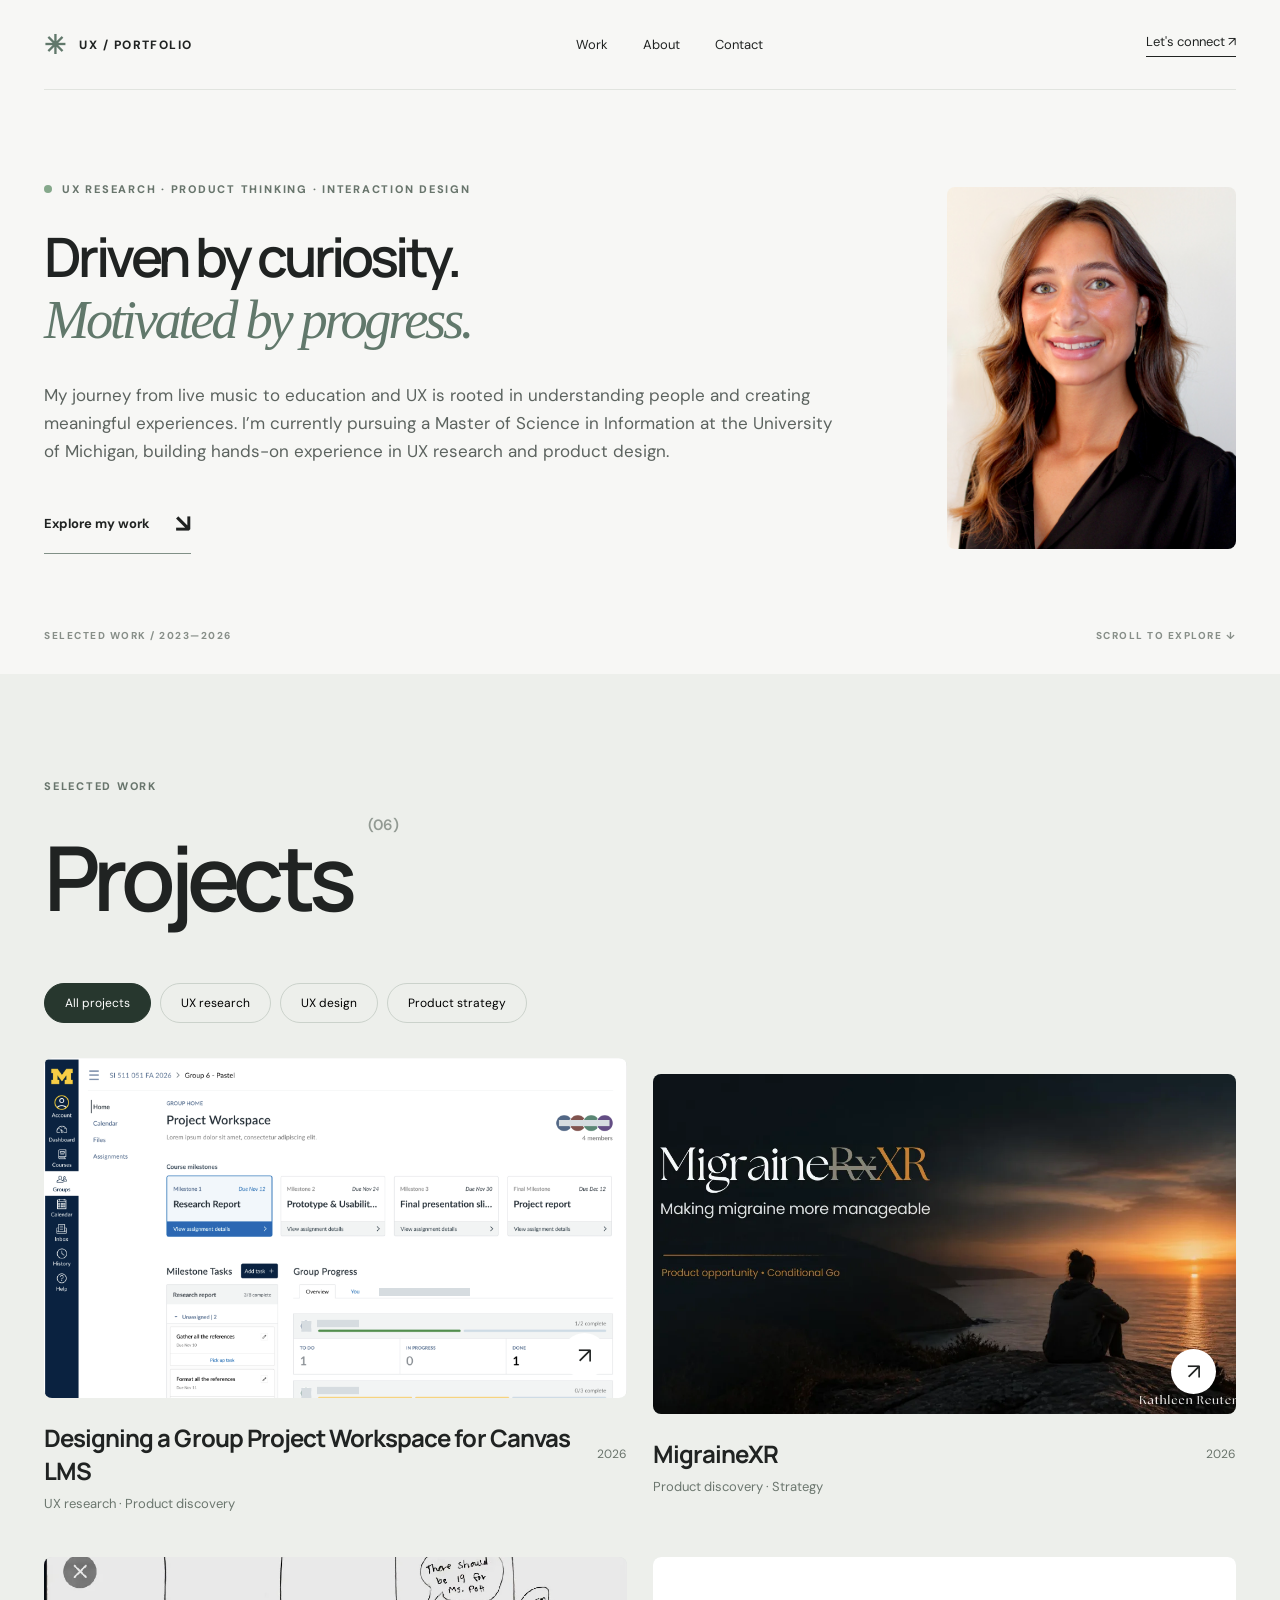
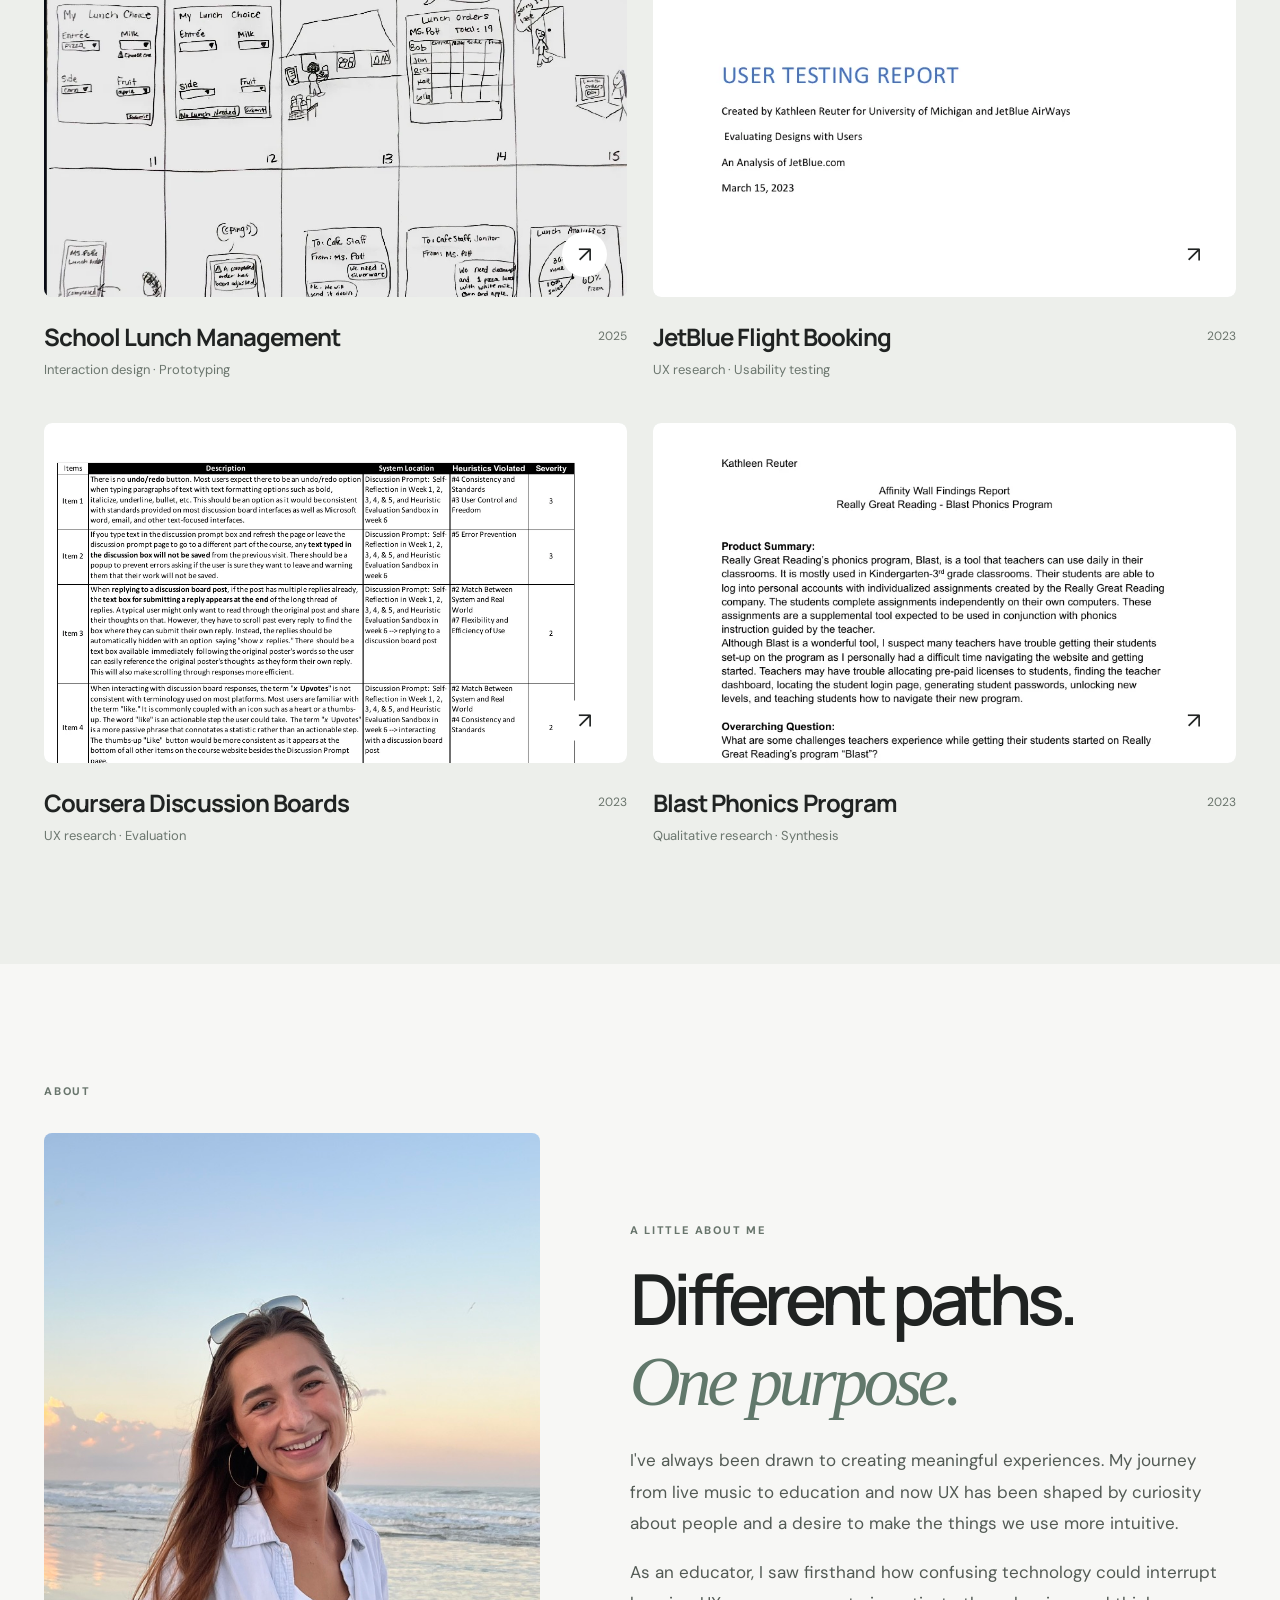
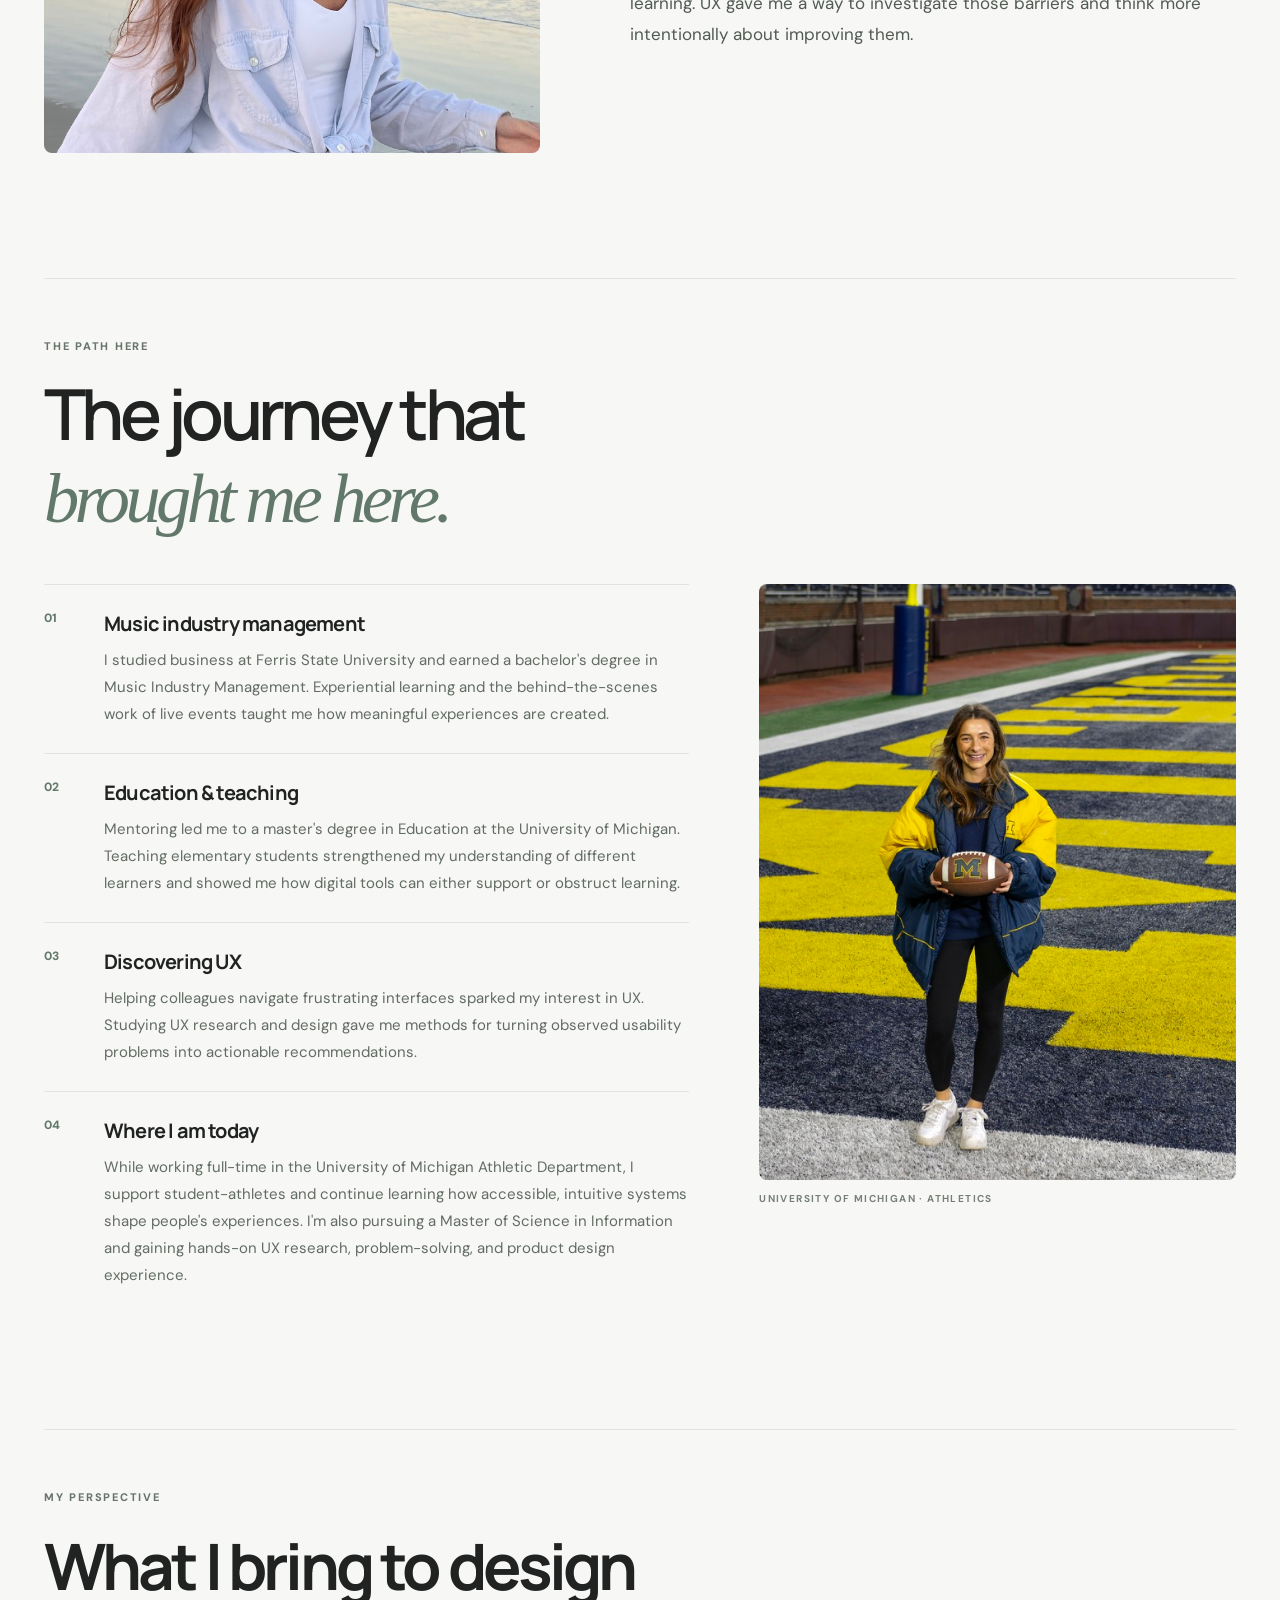
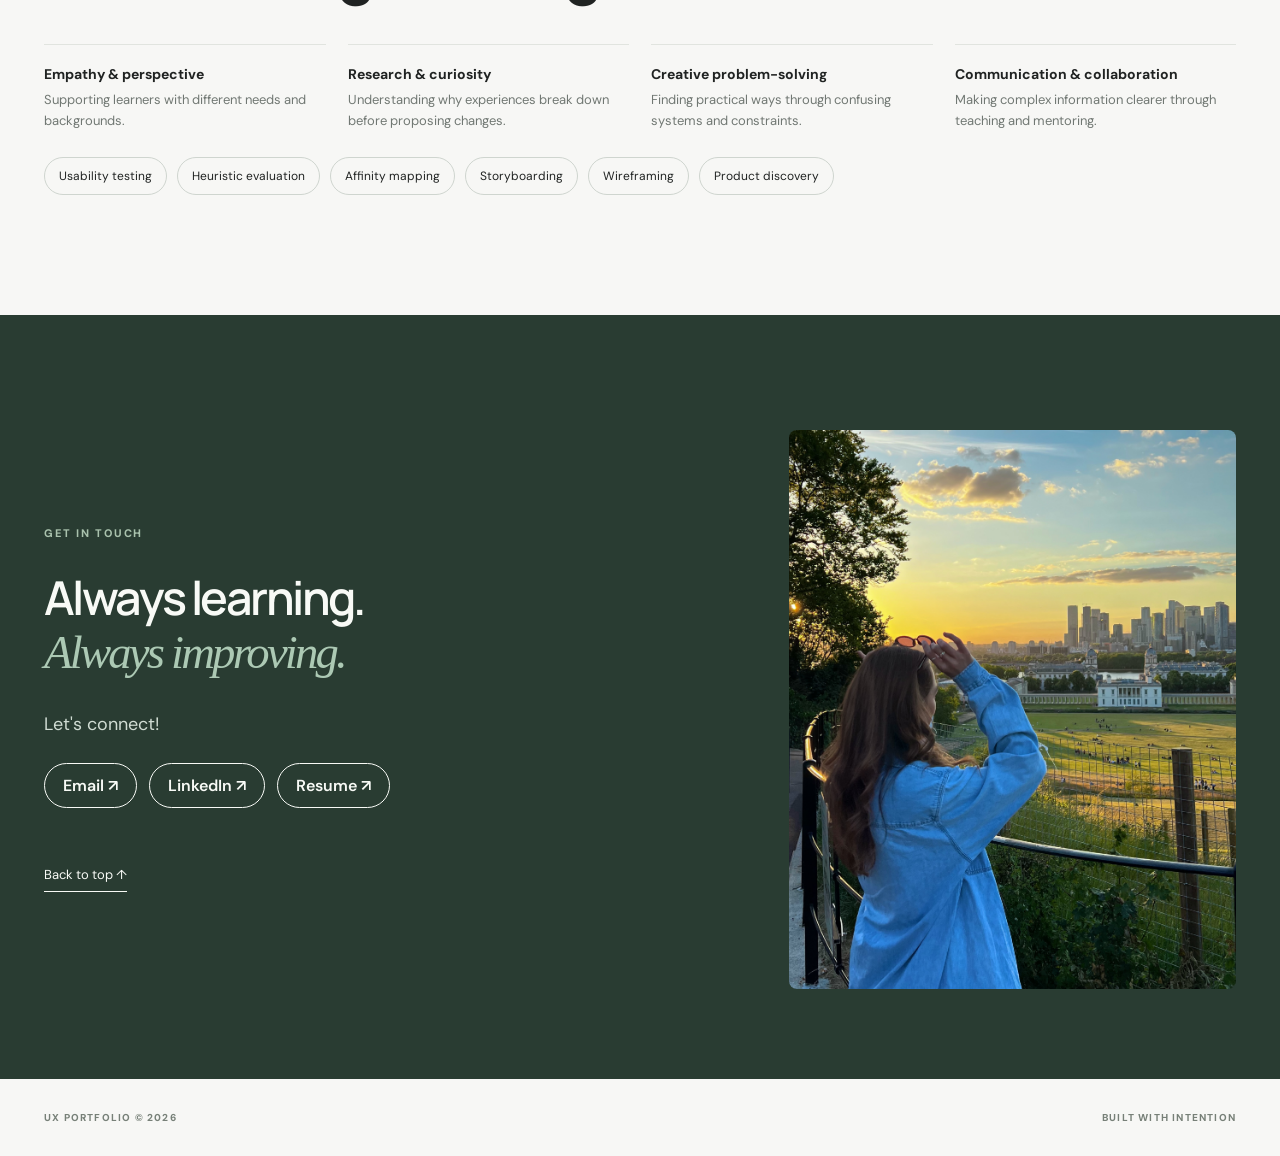
<file: index.html>
<!doctype html>
<html lang="en"><head>
  <!-- Google tag (gtag.js) -->
<script async src="https://www.googletagmanager.com/gtag/js?id=G-4LZXW9NVQT"></script>
<script>
  window.dataLayer = window.dataLayer || [];
  function gtag(){dataLayer.push(arguments);}
  gtag('js', new Date());

  gtag('config', 'G-4LZXW9NVQT');
</script>
  <meta charset="utf-8"><meta name="viewport" content="width=device-width, initial-scale=1"><meta name="theme-color" content="#f7f7f5"><meta name="description" content="UX research, interaction design, and product discovery portfolio."><title>UX Portfolio — Research & Product Design</title><link rel="stylesheet" href="styles.css"></head>
<body><a class="skip" href="#main">Skip to content</a><header class="nav wrap"><a class="brand" href="#home" aria-label="Portfolio home"><span class="brand-mark">✳</span><span>UX / PORTFOLIO</span></a><nav aria-label="Main navigation"><a href="#work">Work</a><a href="#about">About</a><a href="#contact">Contact</a></nav><a class="nav-cta" href="#contact">Let's connect <span aria-hidden="true">↗</span></a></header><main id="main"><section id="home" class="hero wrap"><div class="hero-layout"><div class="hero-copy"><div class="eyebrow"><span class="dot"></span> UX RESEARCH · PRODUCT THINKING · INTERACTION DESIGN</div><h1>Driven by curiosity.<br><em>Motivated by progress.</em></h1><p class="hero-intro">My journey from live music to education and UX is rooted in understanding people and creating meaningful experiences. I’m currently pursuing a Master of Science in Information at the University of Michigan, building hands-on experience in UX research and product design.</p><a class="hero-explore" href="#work">Explore my work <span aria-hidden="true">↘</span></a></div><figure class="hero-portrait"><img src="assets/photos/headshot.jpg" alt="Professional portrait of the portfolio designer" fetchpriority="high"></figure></div><div class="hero-meta"><span>SELECTED WORK / 2023—2026</span><span>SCROLL TO EXPLORE ↓</span></div></section><section id="work" class="work-section"><div class="wrap"><div class="section-heading"><div><div class="eyebrow">SELECTED WORK</div><h2>Projects<span class="count">(06)</span></h2></div></div><div class="filters" role="group" aria-label="Filter projects"><button class="filter active" data-filter="all" aria-pressed="true">All projects</button><button class="filter" data-filter="research" aria-pressed="false">UX research</button><button class="filter" data-filter="design" aria-pressed="false">UX design</button><button class="filter" data-filter="strategy" aria-pressed="false">Product strategy</button></div><div class="project-grid" id="project-grid"></div></div></section><section id="about" class="about wrap"><div class="eyebrow">ABOUT</div><div class="about-intro"><figure class="about-photo"><img src="assets/photos/beach.jpg" alt="Smiling portrait at the beach" loading="lazy"></figure><div class="about-intro-copy"><span class="small-label">A LITTLE ABOUT ME</span><h2>Different paths.<br><em>One purpose.</em></h2><p>I've always been drawn to creating meaningful experiences. My journey from live music to education and now UX has been shaped by curiosity about people and a desire to make the things we use more intuitive.</p><p>As an educator, I saw firsthand how confusing technology could interrupt learning. UX gave me a way to investigate those barriers and think more intentionally about improving them.</p></div></div><div class="journey"><div class="journey-heading"><span class="small-label">THE PATH HERE</span><h3>The journey that<br><em>brought me here.</em></h3></div><div class="journey-grid"><div class="journey-steps"><div class="journey-step"><span class="step-number">01</span><div><h4>Music industry management</h4><p>I studied business at Ferris State University and earned a bachelor's degree in Music Industry Management. Experiential learning and the behind-the-scenes work of live events taught me how meaningful experiences are created.</p></div></div><div class="journey-step"><span class="step-number">02</span><div><h4>Education & teaching</h4><p>Mentoring led me to a master's degree in Education at the University of Michigan. Teaching elementary students strengthened my understanding of different learners and showed me how digital tools can either support or obstruct learning.</p></div></div><div class="journey-step"><span class="step-number">03</span><div><h4>Discovering UX</h4><p>Helping colleagues navigate frustrating interfaces sparked my interest in UX. Studying UX research and design gave me methods for turning observed usability problems into actionable recommendations.</p></div></div><div class="journey-step"><span class="step-number">04</span><div><h4>Where I am today</h4><p>While working full-time in the University of Michigan Athletic Department, I support student-athletes and continue learning how accessible, intuitive systems shape people's experiences. I'm also pursuing a Master of Science in Information and gaining hands-on UX research, problem-solving, and product design experience.</p></div></div></div><figure class="journey-photo"><img src="assets/photos/stadium.jpg" alt="Standing in the Michigan Stadium end zone holding a football" loading="lazy"><figcaption>UNIVERSITY OF MICHIGAN · ATHLETICS</figcaption></figure></div></div><div class="strengths-section"><div class="strengths-heading"><span class="small-label">MY PERSPECTIVE</span><h3>What I bring to design</h3></div><div class="strength-grid"><div><strong>Empathy & perspective</strong><span>Supporting learners with different needs and backgrounds.</span></div><div><strong>Research & curiosity</strong><span>Understanding why experiences break down before proposing changes.</span></div><div><strong>Creative problem-solving</strong><span>Finding practical ways through confusing systems and constraints.</span></div><div><strong>Communication & collaboration</strong><span>Making complex information clearer through teaching and mentoring.</span></div></div><div class="skill-list"><span>Usability testing</span><span>Heuristic evaluation</span><span>Affinity mapping</span><span>Storyboarding</span><span>Wireframing</span><span>Product discovery</span></div></div></section><section id="contact" class="contact"><div class="wrap contact-layout"><div class="contact-copy"><div class="eyebrow">GET IN TOUCH</div><h2><span class="contact-headline-line">Always learning.</span><em class="contact-headline-line">Always improving.</em></h2><p>Let's connect!</p><div class="contact-links" aria-label="Contact links"><a href="mailto:reuterk@umich.edu">Email ↗</a><a href="https://www.linkedin.com/in/kathleenreuter/" target="_blank" rel="noopener noreferrer">LinkedIn ↗</a><a href="assets/Kathleen_Reuter_Resume.pdf" target="_blank" rel="noopener noreferrer">Resume ↗</a></div><a href="#home" class="backtop">Back to top ↑</a></div><figure class="contact-photo"><img src="assets/photos/contact.jpg" alt="Smiling on a sunlit stone street while traveling" loading="lazy"></figure></div></section></main><footer class="footer wrap"><span>UX PORTFOLIO © <span id="year"></span></span><span>BUILT WITH INTENTION</span></footer><dialog id="case-dialog" aria-labelledby="case-title"><button class="close" id="close-dialog" aria-label="Close case study">✕</button><div id="case-content"></div></dialog><script src="projects.js"></script><script src="script.js"></script></body></html>
</file>
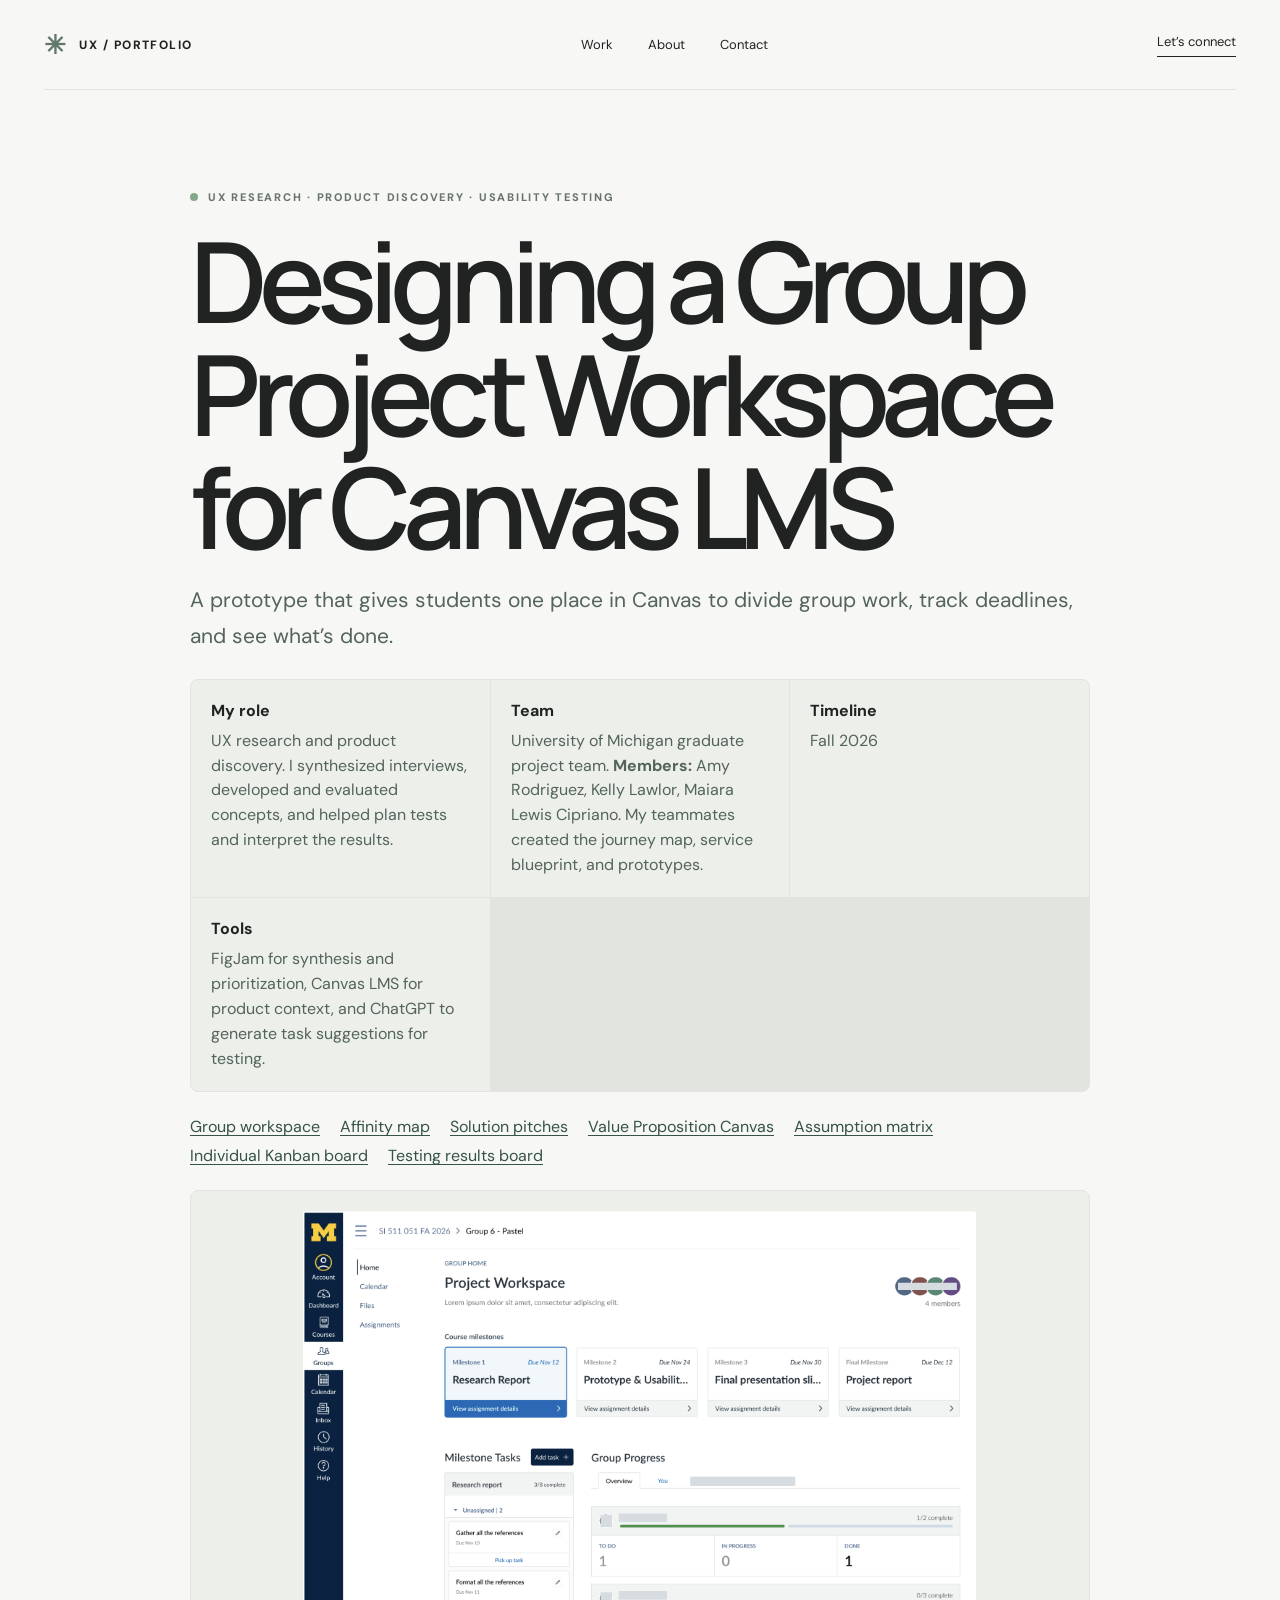
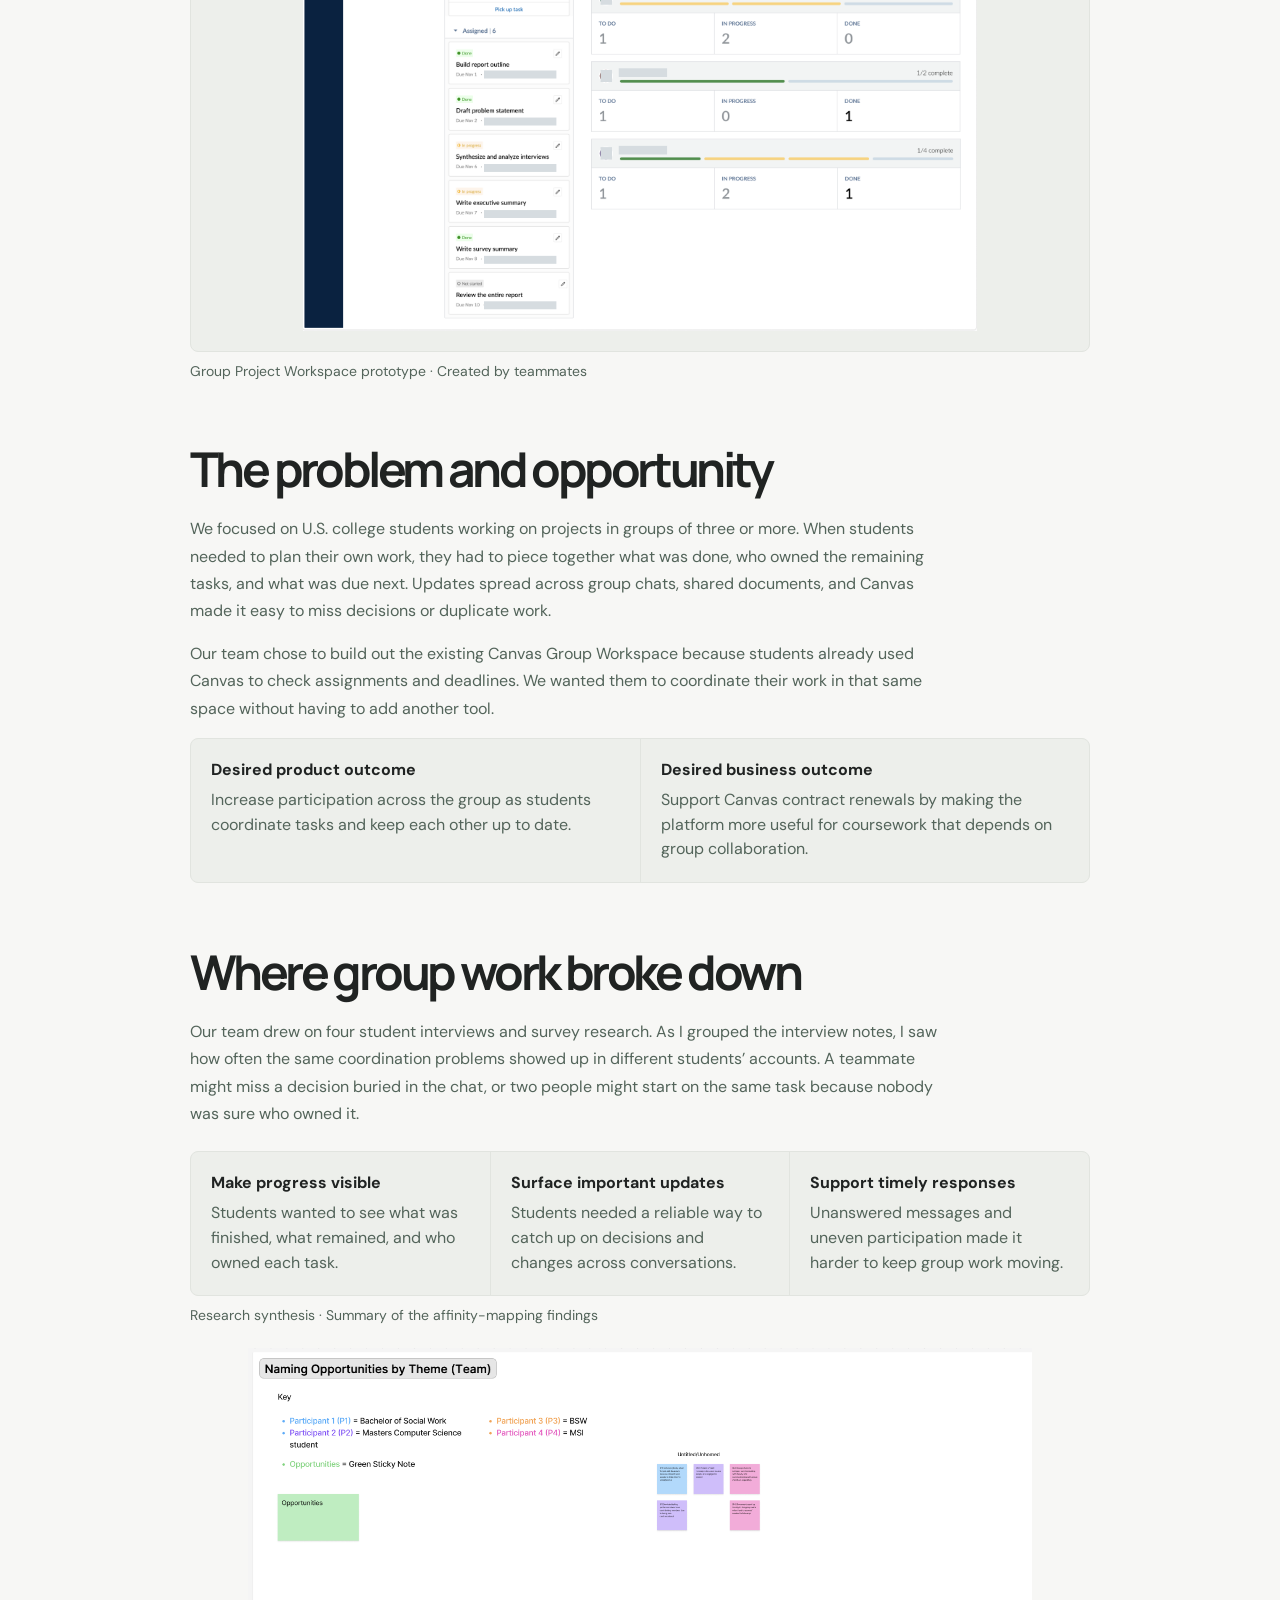
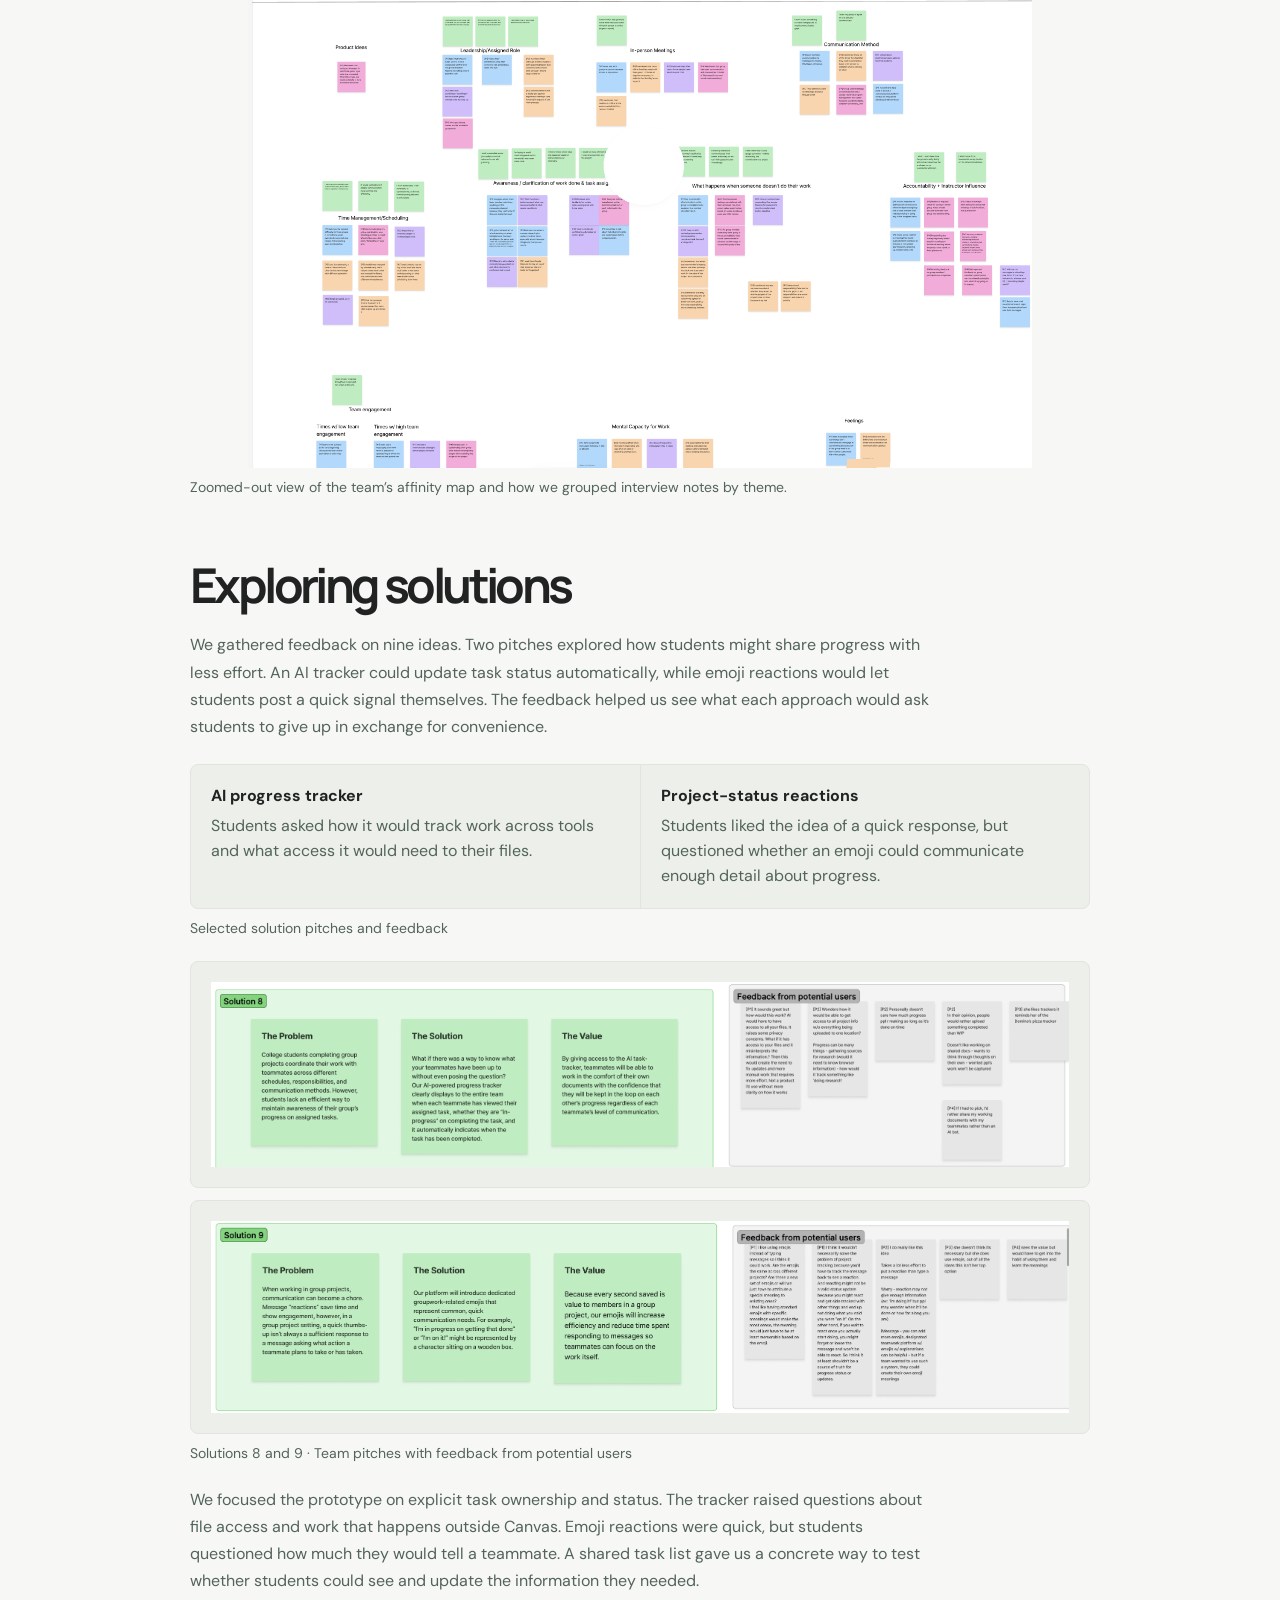
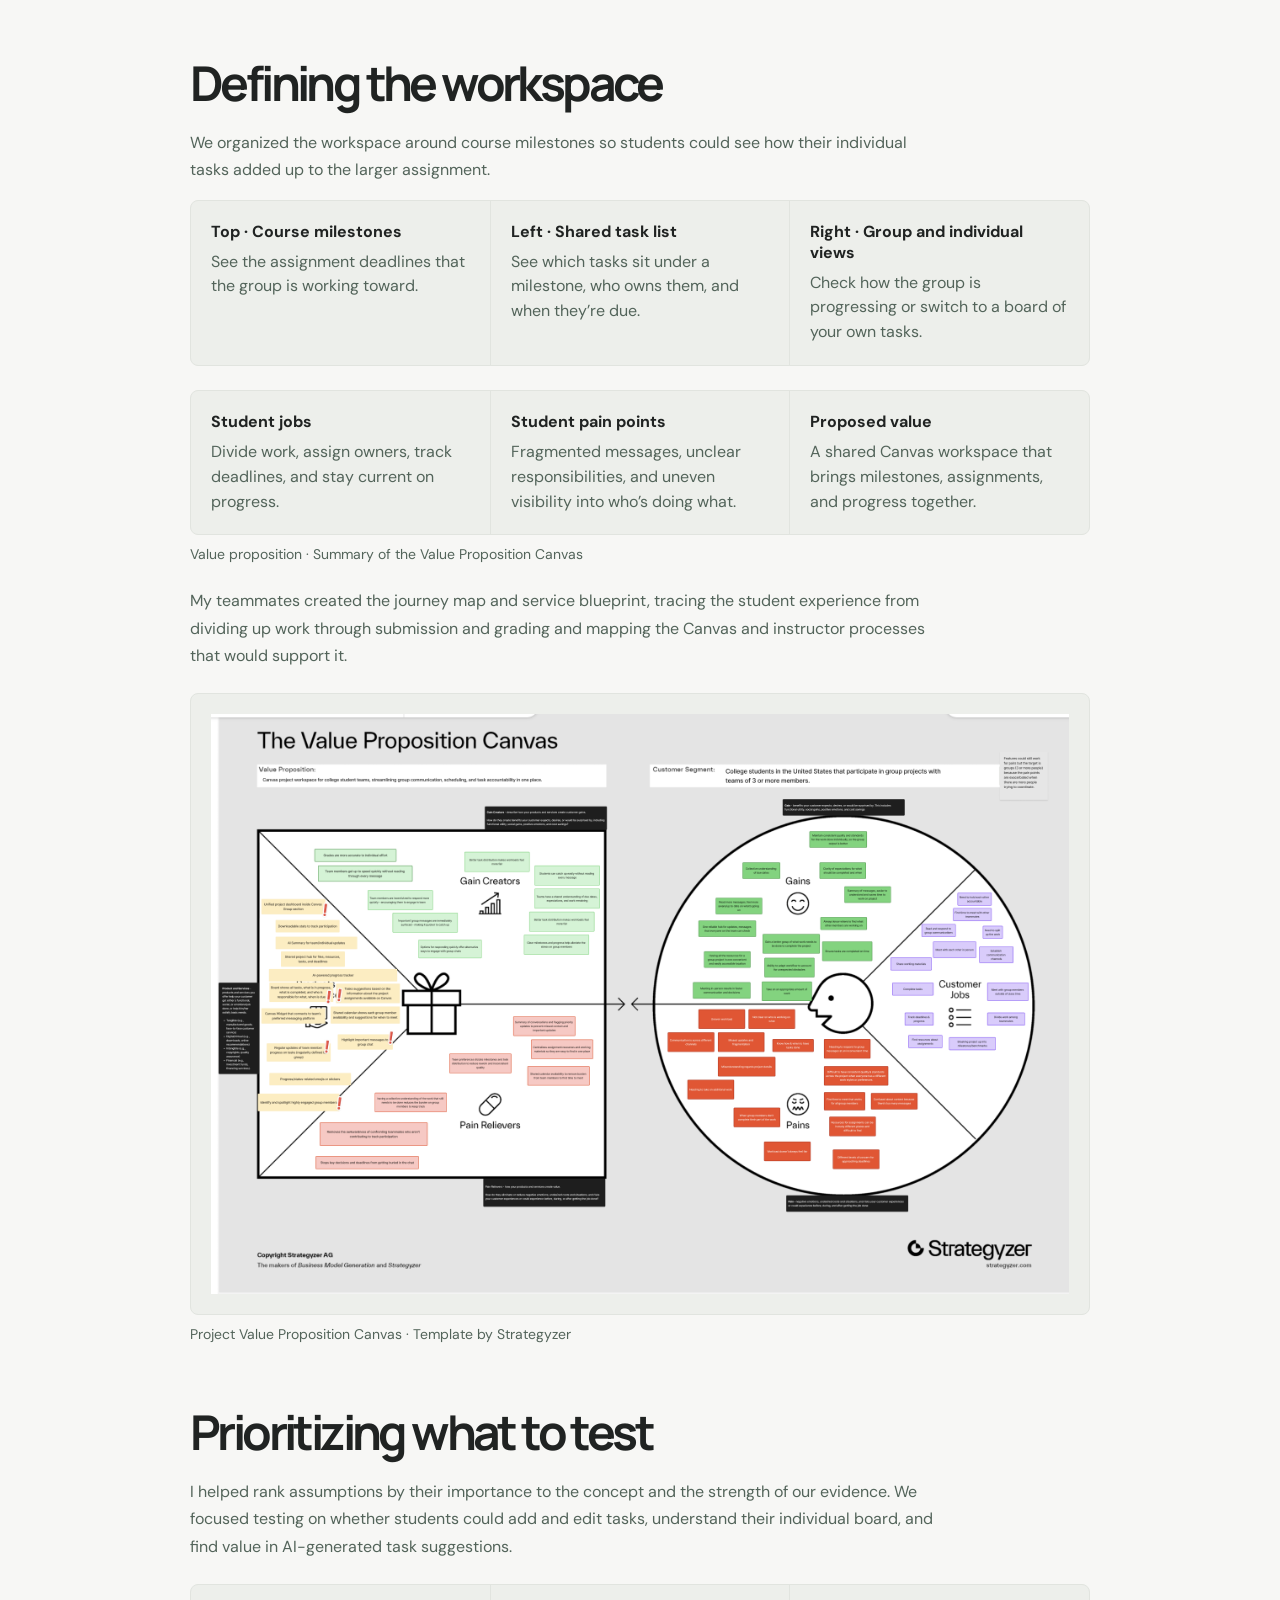
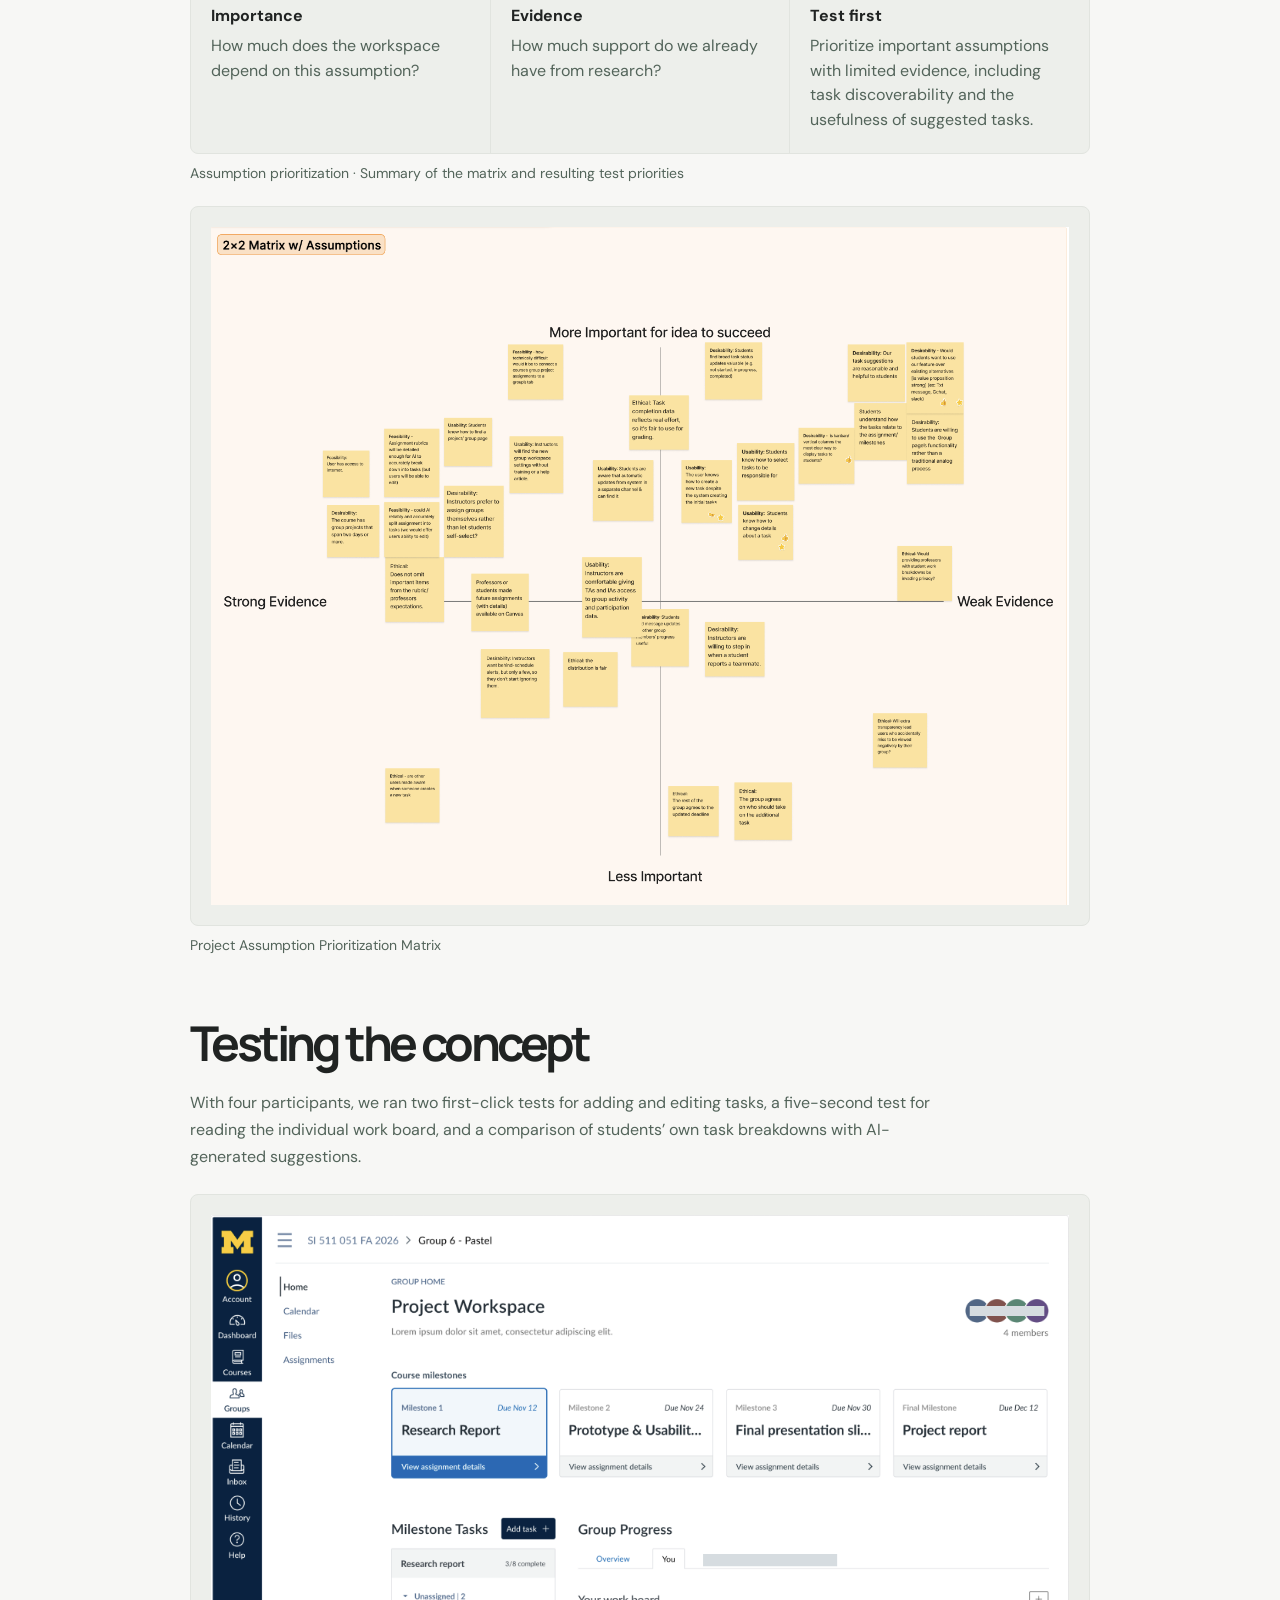
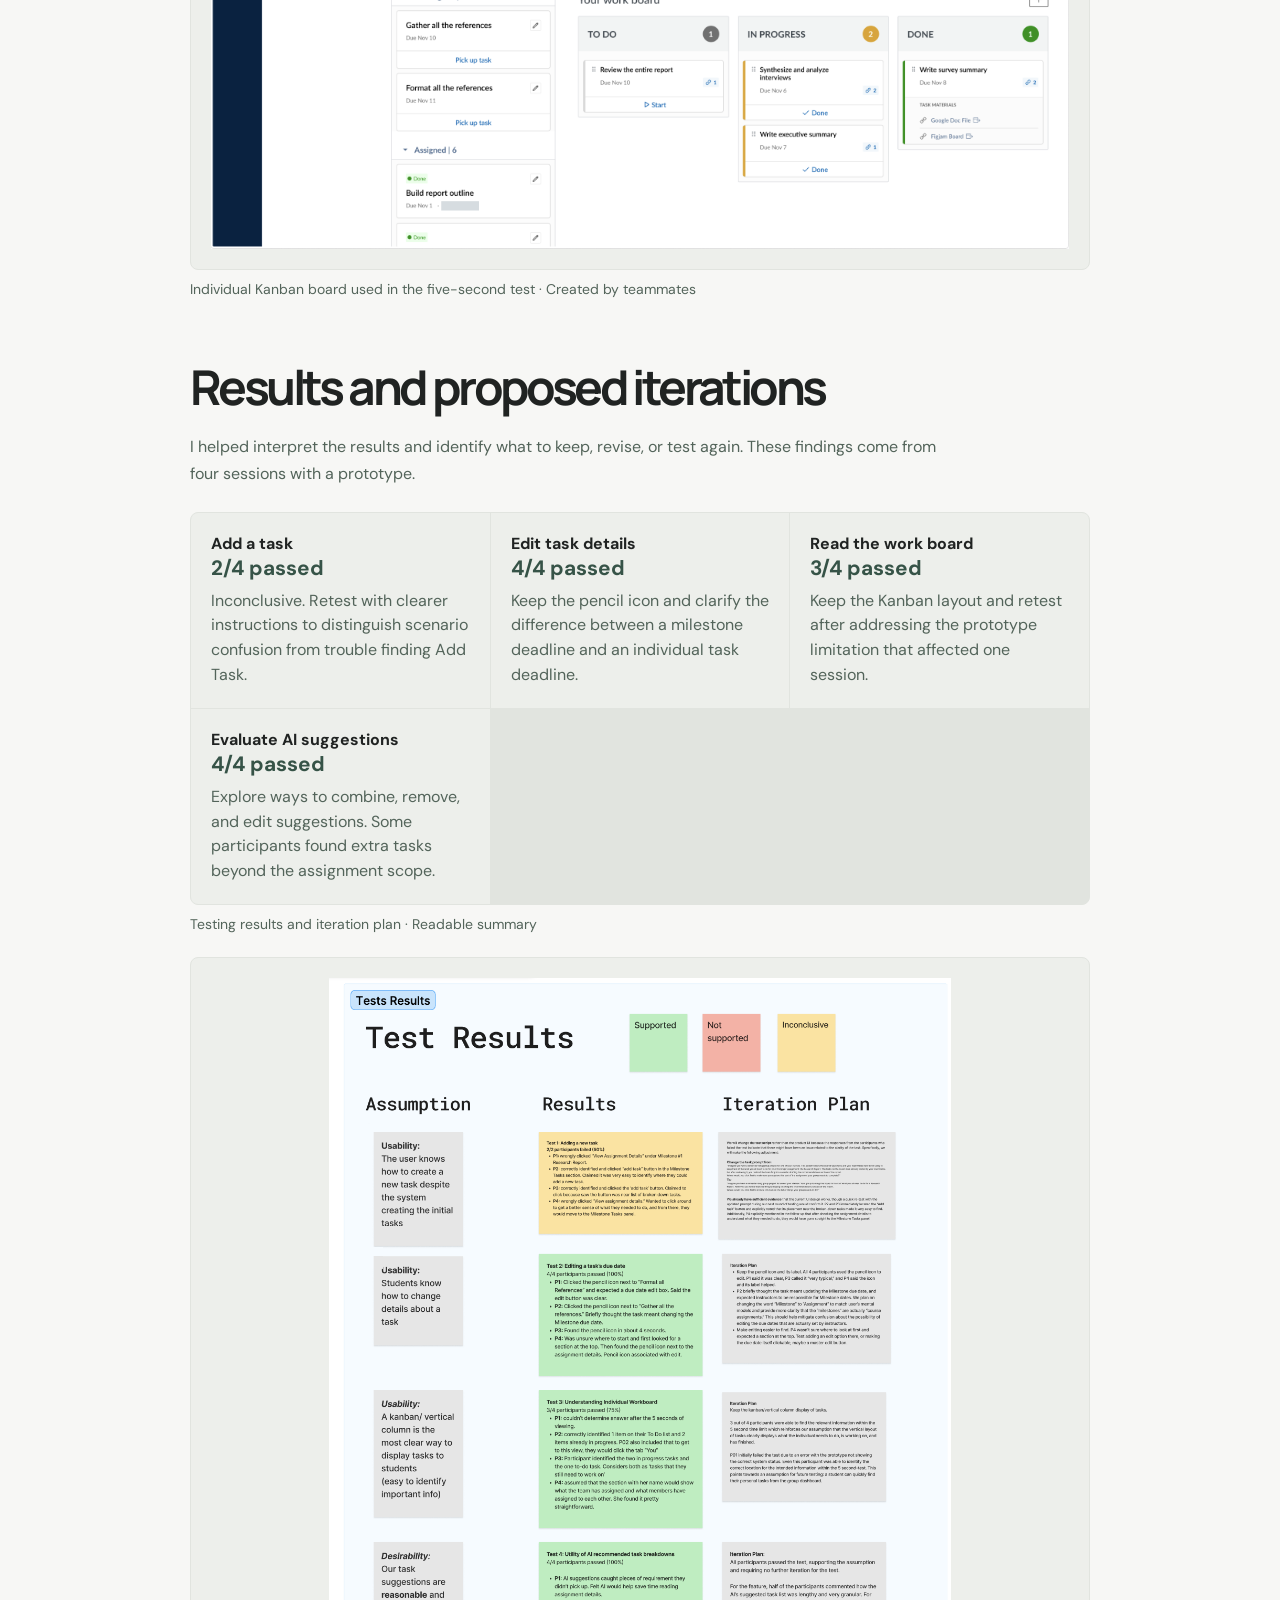
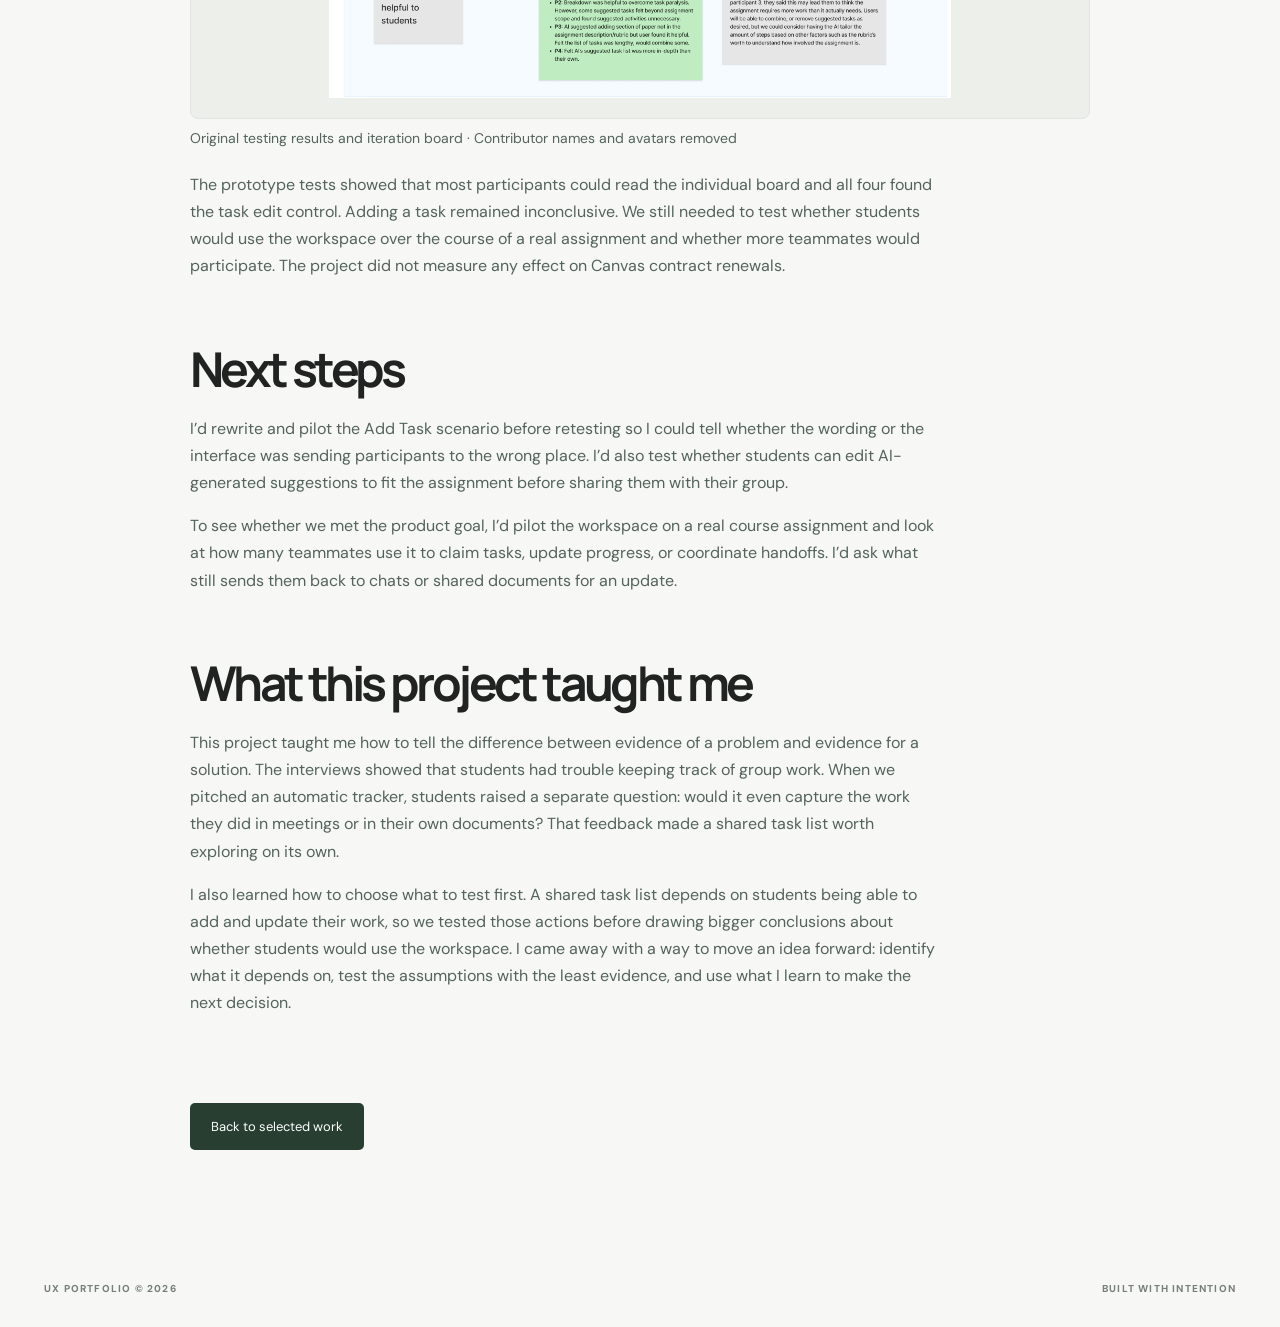
<file: canvas-groups.html>
<!doctype html>
<html lang="en">
<head>
  <meta charset="utf-8">
  <meta name="viewport" content="width=device-width, initial-scale=1">
  <meta name="theme-color" content="#f7f7f5">
  <meta name="description" content="A UX research and product discovery case study about helping students coordinate group projects in Canvas.">
  <title>Designing a Group Project Workspace for Canvas LMS — Kathleen Reuter’s UX Portfolio</title>
  <link rel="stylesheet" href="styles.css">
</head>
<body>
  <a class="skip" href="#main">Skip to content</a>
  <header class="nav wrap">
    <a class="brand" href="index.html" aria-label="Portfolio home"><span class="brand-mark">✳</span><span>UX / PORTFOLIO</span></a>
    <nav aria-label="Main navigation">
      <a href="index.html#work">Work</a>
      <a href="index.html#about">About</a>
      <a href="index.html#contact">Contact</a>
    </nav>
    <a class="nav-cta" href="index.html#contact">Let’s connect</a>
  </header>
  <main id="main" class="wrap canvas-study">
    <article>
      <header class="canvas-intro">
        <p class="eyebrow"><span class="dot"></span> UX RESEARCH · PRODUCT DISCOVERY · USABILITY TESTING</p>
        <h1>Designing a Group Project Workspace for Canvas LMS</h1>
        <p class="case-lead">A prototype that gives students one place in Canvas to divide group work, track deadlines, and see what’s done.</p>
        <dl class="canvas-cards canvas-project-details">
          <div><dt>My role</dt><dd>UX research and product discovery. I synthesized interviews, developed and evaluated concepts, and helped plan tests and interpret the results.</dd></div>
          <div><dt>Team</dt><dd>University of Michigan graduate project team. <strong>Members:</strong> Amy Rodriguez, Kelly Lawlor, Maiara Lewis Cipriano. My teammates created the journey map, service blueprint, and prototypes.</dd></div>
          <div><dt>Timeline</dt><dd>Fall 2026</dd></div>
          <div><dt>Tools</dt><dd>FigJam for synthesis and prioritization, Canvas LMS for product context, and ChatGPT to generate task suggestions for testing.</dd></div>
        </dl>
        <nav class="canvas-image-links" aria-label="Project screenshots">
          <a href="#workspace">Group workspace</a>
          <a href="#research-synthesis">Affinity map</a>
          <a href="#solution-pitches">Solution pitches</a>
          <a href="#value-proposition">Value Proposition Canvas</a>
          <a href="#assumption-matrix">Assumption matrix</a>
          <a href="#kanban">Individual Kanban board</a>
          <a href="#testing-results">Testing results board</a>
        </nav>
      </header>

      <figure class="canvas-figure" id="workspace">
        <a href="assets/canvas-groups-workspace.webp">
          <img src="assets/canvas-groups-workspace.webp" width="931" height="995" alt="Canvas workspace prototype with course milestones, a task list, and progress for each group member">
        </a>
        <figcaption>Group Project Workspace prototype · Created by teammates</figcaption>
      </figure>

      <section id="problem-and-opportunity">
        <h2>The problem and opportunity</h2>
        <p>We focused on U.S. college students working on projects in groups of three or more. When students needed to plan their own work, they had to piece together what was done, who owned the remaining tasks, and what was due next. Updates spread across group chats, shared documents, and Canvas made it easy to miss decisions or duplicate work.</p>
        <p>Our team chose to build out the existing Canvas Group Workspace because students already used Canvas to check assignments and deadlines. We wanted them to coordinate their work in that same space without having to add another tool.</p>
        <dl class="canvas-cards">
          <div><dt>Desired product outcome</dt><dd>Increase participation across the group as students coordinate tasks and keep each other up to date.</dd></div>
          <div><dt>Desired business outcome</dt><dd>Support Canvas contract renewals by making the platform more useful for coursework that depends on group collaboration.</dd></div>
        </dl>
      </section>

      <section>
        <h2>Where group work broke down</h2>
        <p>Our team drew on four student interviews and survey research. As I grouped the interview notes, I saw how often the same coordination problems showed up in different students’ accounts. A teammate might miss a decision buried in the chat, or two people might start on the same task because nobody was sure who owned it.</p>
        <figure class="canvas-figure">
          <dl class="canvas-cards">
            <div><dt>Make progress visible</dt><dd>Students wanted to see what was finished, what remained, and who owned each task.</dd></div>
            <div><dt>Surface important updates</dt><dd>Students needed a reliable way to catch up on decisions and changes across conversations.</dd></div>
            <div><dt>Support timely responses</dt><dd>Unanswered messages and uneven participation made it harder to keep group work moving.</dd></div>
          </dl>
          <figcaption>Research synthesis · Summary of the affinity-mapping findings</figcaption>
        </figure>
        <figure class="canvas-figure" id="research-synthesis">
          <img src="assets/canvas-groups-affinity-map-overview.webp" width="1462" height="1344" loading="lazy" alt="Zoomed-out view of the full affinity board, with color-coded interview notes and green opportunity notes grouped by theme">
          <figcaption>Zoomed-out view of the team’s affinity map and how we grouped interview notes by theme.</figcaption>
        </figure>
      </section>

      <section>
        <h2>Exploring solutions</h2>
        <p>We gathered feedback on nine ideas. Two pitches explored how students might share progress with less effort. An AI tracker could update task status automatically, while emoji reactions would let students post a quick signal themselves. The feedback helped us see what each approach would ask students to give up in exchange for convenience.</p>
        <figure class="canvas-figure">
          <dl class="canvas-cards">
            <div><dt>AI progress tracker</dt><dd>Students asked how it would track work across tools and what access it would need to their files.</dd></div>
            <div><dt>Project-status reactions</dt><dd>Students liked the idea of a quick response, but questioned whether an emoji could communicate enough detail about progress.</dd></div>
          </dl>
          <figcaption>Selected solution pitches and feedback</figcaption>
        </figure>
        <figure class="canvas-figure" id="solution-pitches">
          <a href="assets/canvas-groups-pitch-progress.webp" aria-label="Open AI progress tracking pitch and student feedback on privacy and accuracy at full size">
            <img src="assets/canvas-groups-pitch-progress.webp" width="2314" height="498" loading="lazy" alt="AI progress tracking pitch and student feedback on privacy and accuracy">
          </a>
          <a href="assets/canvas-groups-pitch-status-reactions.webp" aria-label="Open the project-status reactions pitch at full size">
            <img src="assets/canvas-groups-pitch-status-reactions.webp" width="2299" height="513" loading="lazy" alt="Project-status emoji reactions pitch and student feedback on how much information a reaction conveys">
          </a>
          <figcaption>Solutions 8 and 9 · Team pitches with feedback from potential users</figcaption>
        </figure>
        <p>We focused the prototype on explicit task ownership and status. The tracker raised questions about file access and work that happens outside Canvas. Emoji reactions were quick, but students questioned how much they would tell a teammate. A shared task list gave us a concrete way to test whether students could see and update the information they needed.</p>
      </section>

      <section>
        <h2>Defining the workspace</h2>
        <p>We organized the workspace around course milestones so students could see how their individual tasks added up to the larger assignment.</p>
        <dl class="canvas-cards">
          <div><dt>Top · Course milestones</dt><dd>See the assignment deadlines that the group is working toward.</dd></div>
          <div><dt>Left · Shared task list</dt><dd>See which tasks sit under a milestone, who owns them, and when they’re due.</dd></div>
          <div><dt>Right · Group and individual views</dt><dd>Check how the group is progressing or switch to a board of your own tasks.</dd></div>
        </dl>
        <figure class="canvas-figure">
          <dl class="canvas-cards">
            <div><dt>Student jobs</dt><dd>Divide work, assign owners, track deadlines, and stay current on progress.</dd></div>
            <div><dt>Student pain points</dt><dd>Fragmented messages, unclear responsibilities, and uneven visibility into who’s doing what.</dd></div>
            <div><dt>Proposed value</dt><dd>A shared Canvas workspace that brings milestones, assignments, and progress together.</dd></div>
          </dl>
          <figcaption>Value proposition · Summary of the Value Proposition Canvas</figcaption>
        </figure>
        <p>My teammates created the journey map and service blueprint, tracing the student experience from dividing up work through submission and grading and mapping the Canvas and instructor processes that would support it.</p>
        <figure class="canvas-figure" id="value-proposition">
          <a href="assets/canvas-groups-value-proposition.webp" aria-label="Open Value Proposition Canvas connecting student jobs, pains, and gains to proposed workspace features at full size">
            <img src="assets/canvas-groups-value-proposition.webp" width="2038" height="1378" loading="lazy" alt="Value Proposition Canvas connecting student jobs, pains, and gains to proposed workspace features">
          </a>
          <figcaption>Project Value Proposition Canvas · Template by Strategyzer</figcaption>
        </figure>
      </section>

      <section>
        <h2>Prioritizing what to test</h2>
        <p>I helped rank assumptions by their importance to the concept and the strength of our evidence. We focused testing on whether students could add and edit tasks, understand their individual board, and find value in AI-generated task suggestions.</p>
        <figure class="canvas-figure">
          <dl class="canvas-cards">
            <div><dt>Importance</dt><dd>How much does the workspace depend on this assumption?</dd></div>
            <div><dt>Evidence</dt><dd>How much support do we already have from research?</dd></div>
            <div><dt>Test first</dt><dd>Prioritize important assumptions with limited evidence, including task discoverability and the usefulness of suggested tasks.</dd></div>
          </dl>
          <figcaption>Assumption prioritization · Summary of the matrix and resulting test priorities</figcaption>
        </figure>
        <figure class="canvas-figure" id="assumption-matrix">
          <a href="assets/canvas-groups-assumption-matrix.webp" aria-label="Open Two-by-two matrix ranking assumptions by importance and strength of evidence at full size">
            <img src="assets/canvas-groups-assumption-matrix.webp" width="1562" height="1234" loading="lazy" alt="Two-by-two matrix ranking assumptions by importance and strength of evidence">
          </a>
          <figcaption>Project Assumption Prioritization Matrix</figcaption>
        </figure>
      </section>

      <section>
        <h2>Testing the concept</h2>
        <p>With four participants, we ran two first-click tests for adding and editing tasks, a five-second test for reading the individual work board, and a comparison of students’ own task breakdowns with AI-generated suggestions.</p>
        <figure class="canvas-figure" id="kanban">
          <a href="assets/canvas-groups-kanban.webp">
            <img src="assets/canvas-groups-kanban.webp" width="1114" height="823" loading="lazy" alt="Individual work board with task cards in To Do, In Progress, and Done columns">
          </a>
          <figcaption>Individual Kanban board used in the five-second test · Created by teammates</figcaption>
        </figure>
      </section>

      <section>
        <h2>Results and proposed iterations</h2>
        <p>I helped interpret the results and identify what to keep, revise, or test again. These findings come from four sessions with a prototype.</p>
        <figure class="canvas-figure">
          <dl class="canvas-cards canvas-results">
            <div><dt>Add a task <strong>2/4 passed</strong></dt><dd>Inconclusive. Retest with clearer instructions to distinguish scenario confusion from trouble finding Add Task.</dd></div>
            <div><dt>Edit task details <strong>4/4 passed</strong></dt><dd>Keep the pencil icon and clarify the difference between a milestone deadline and an individual task deadline.</dd></div>
            <div><dt>Read the work board <strong>3/4 passed</strong></dt><dd>Keep the Kanban layout and retest after addressing the prototype limitation that affected one session.</dd></div>
            <div><dt>Evaluate AI suggestions <strong>4/4 passed</strong></dt><dd>Explore ways to combine, remove, and edit suggestions. Some participants found extra tasks beyond the assignment scope.</dd></div>
          </dl>
          <figcaption>Testing results and iteration plan · Readable summary</figcaption>
        </figure>
        <figure class="canvas-figure" id="testing-results">
          <a href="assets/canvas-groups-testing-results.webp" aria-label="Open the testing results board at full size">
            <img src="assets/canvas-groups-testing-results.webp" width="1186" height="1372" loading="lazy" alt="Original project board comparing the four assumptions, test results, and proposed iterations. A readable summary appears above.">
          </a>
          <figcaption>Original testing results and iteration board · Contributor names and avatars removed</figcaption>
        </figure>
        <p>The prototype tests showed that most participants could read the individual board and all four found the task edit control. Adding a task remained inconclusive. We still needed to test whether students would use the workspace over the course of a real assignment and whether more teammates would participate. The project did not measure any effect on Canvas contract renewals.</p>
      </section>

      <section id="next-steps">
        <h2>Next steps</h2>
        <p>I’d rewrite and pilot the Add Task scenario before retesting so I could tell whether the wording or the interface was sending participants to the wrong place. I’d also test whether students can edit AI-generated suggestions to fit the assignment before sharing them with their group.</p>
        <p>To see whether we met the product goal, I’d pilot the workspace on a real course assignment and look at how many teammates use it to claim tasks, update progress, or coordinate handoffs. I’d ask what still sends them back to chats or shared documents for an update.</p>
      </section>

      <section id="what-i-learned">
        <h2>What this project taught me</h2>
        <p>This project taught me how to tell the difference between evidence of a problem and evidence for a solution. The interviews showed that students had trouble keeping track of group work. When we pitched an automatic tracker, students raised a separate question: would it even capture the work they did in meetings or in their own documents? That feedback made a shared task list worth exploring on its own.</p>
        <p>I also learned how to choose what to test first. A shared task list depends on students being able to add and update their work, so we tested those actions before drawing bigger conclusions about whether students would use the workspace. I came away with a way to move an idea forward: identify what it depends on, test the assumptions with the least evidence, and use what I learn to make the next decision.</p>
      </section>

      <a class="source-link" href="index.html#work">Back to selected work</a>
    </article>
  </main>
  <footer class="footer wrap"><span>UX PORTFOLIO © 2026</span><span>BUILT WITH INTENTION</span></footer>
</body>
</html>
</file>
<file: styles.css>
@import url('https://fonts.googleapis.com/css2?family=DM+Sans:wght@400;500;600;700&family=Manrope:wght@400;500;600;700;800&display=swap');:root{--ink:#202322;--muted:#717873;--bg:#f7f7f5;--line:#e1e4df;--accent:#61786b}*{box-sizing:border-box}html{scroll-behavior:smooth}body{margin:0;background:var(--bg);color:var(--ink);font-family:'DM Sans',sans-serif}a{color:inherit;text-decoration:none}button{font:inherit}button:focus-visible,a:focus-visible{outline:3px solid #688f7b;outline-offset:4px}.wrap{width:min(1200px,calc(100% - 88px));margin:auto}.skip{position:absolute;top:-100px;background:white;padding:12px;z-index:20}.skip:focus{top:8px}.nav{height:90px;display:flex;align-items:center;justify-content:space-between;border-bottom:1px solid var(--line)}.brand{font-size:12px;font-weight:800;letter-spacing:.12em;display:flex;align-items:center;gap:12px}.brand-mark{font-size:26px;color:var(--accent)}.nav nav{display:flex;gap:35px;font-size:13px}.nav-cta{font-size:13px;border-bottom:1px solid;padding-bottom:6px}.hero{padding-top:108px}.eyebrow{font-size:11px;font-weight:800;letter-spacing:.16em;color:#68756c;display:flex;align-items:center;gap:10px}.dot{width:8px;height:8px;background:#85a88b;border-radius:50%}h1,h2,h3,p{margin-top:0}h1,h2{font-family:Manrope,sans-serif;letter-spacing:-.075em}h1{font-size:clamp(75px,11vw,165px);line-height:1.01;margin:35px 0 42px;font-weight:600}h1 em,h2 em{font-family:Georgia,serif;font-weight:400;color:var(--accent);letter-spacing:-.06em}.hero-bottom{display:flex;justify-content:space-between;align-items:end}.hero-bottom p{font-size:20px;line-height:1.65;max-width:550px;color:#5c635f}.round-arrow{border:1px solid #bdc5bf;border-radius:100%;height:70px;width:70px;display:grid;place-items:center;font-size:30px;transition:background .2s,transform .2s}.round-arrow:hover{background:#dce7de;transform:translateY(3px)}.hero-meta{display:flex;justify-content:space-between;margin-top:110px;padding-bottom:32px;font-size:10px;font-weight:800;letter-spacing:.15em;color:#888f89}.work-section{background:#edefeb;padding:105px 0 120px}.section-heading{display:flex;justify-content:space-between;align-items:end;gap:50px}.section-heading h2{font-size:clamp(60px,7vw,105px);font-weight:600;margin:22px 0 0}.count{font-family:DM Sans;font-size:15px;letter-spacing:0;color:#929a93;vertical-align:top;margin-left:18px}.section-heading>p{max-width:370px;font-size:15px;line-height:1.8;color:#6a716c}.filters{display:flex;gap:9px;flex-wrap:wrap;margin:45px 0 35px}.filter{border:1px solid #cbd2cb;background:transparent;border-radius:50px;padding:11px 20px;cursor:pointer;font-size:12px}.filter.active,.filter:hover{background:#27372e;color:white;border-color:#27372e}.project-grid{display:grid;grid-template-columns:repeat(2,minmax(0,1fr));gap:45px 26px}.project{cursor:pointer;text-align:left;background:transparent;border:0;padding:0;display:block;width:100%;color:inherit}.thumb{height:340px;border-radius:8px;overflow:hidden;background:#dce2dc;display:grid;place-items:center;position:relative}.thumb img{width:100%;height:100%;object-fit:cover;object-position:center 22%;transition:transform .4s}.project:hover img{transform:scale(1.035)}.thumb.noimage{background:linear-gradient(135deg,#c7d5ce,#e3e9e3)}.graphic{font-family:Manrope;font-size:clamp(25px,4vw,49px);font-weight:800;letter-spacing:-.07em;color:#4e695a;text-align:center;padding:30px}.thumb .view{position:absolute;right:20px;bottom:20px;background:#fff;border-radius:50%;width:45px;height:45px;display:grid;place-items:center;font-size:22px}.project-top{display:flex;justify-content:space-between;gap:15px;align-items:center;margin:23px 0 8px}.project h3{font-family:Manrope;font-size:24px;letter-spacing:-.04em;margin:0}.project-year{font-size:12px;color:#69736b}.project-sub{font-size:13px;color:#6b766e;margin-bottom:0}.about{padding:120px 0 130px}.about-grid{display:grid;grid-template-columns:1.1fr 1fr;gap:60px;margin-top:32px}.about h2{font-size:clamp(55px,6vw,90px);font-weight:600;line-height:1.15}.about-grid p{font-size:18px;line-height:1.8;color:#525a54}.about-grid .muted{font-size:13px;color:#838b84}.skill-list{display:flex;gap:10px;flex-wrap:wrap;margin-top:25px}.skill-list span{border:1px solid #cfd5cf;border-radius:30px;padding:10px 14px;font-size:12px}.contact{background:#293c32;color:#f8faf6;padding:115px 0 90px}.contact .eyebrow{color:#a9c2ad}.contact h2{font-size:clamp(64px,9vw,130px);line-height:1.1;font-weight:600;margin:30px 0}.contact h2 em{color:#acc9b4}.contact p{font-size:18px;color:#d0dcd3;line-height:1.6}.contact .contact-note{font-size:12px;color:#a9b9ad}.backtop{display:inline-block;margin-top:40px;border-bottom:1px solid;padding-bottom:8px;font-size:13px}.footer{padding:32px 0;display:flex;justify-content:space-between;font-size:10px;font-weight:800;letter-spacing:.12em;color:#778078}dialog{border:0;padding:0;max-width:850px;width:calc(100% - 28px);max-height:90vh;border-radius:12px;background:#fbfcfa;color:var(--ink);box-shadow:0 30px 100px #0004}dialog::backdrop{background:#15251bc4;backdrop-filter:blur(5px)}.close{position:sticky;top:15px;float:right;margin:15px 15px 0 0;border:0;background:#e8eee8;border-radius:100%;height:40px;width:40px;cursor:pointer;z-index:3}.case{padding:55px 55px 65px}.case h2{font-size:clamp(40px,6vw,70px);line-height:1.12;margin:18px 0}.case-lead{font-size:21px;line-height:1.5;color:#53645a}.case-cover{width:100%;max-height:410px;object-fit:contain;background:#edf1ed;border-radius:8px;margin:25px 0}.case h3{font-size:15px;text-transform:uppercase;letter-spacing:.13em;margin:38px 0 12px}.case p{line-height:1.85;color:#555f58}.case-tags{display:flex;flex-wrap:wrap;gap:9px;margin-top:18px}.case-tags span{background:#e7eee7;border-radius:25px;padding:8px 12px;font-size:12px}.source-link{display:inline-block;margin-top:30px;padding:15px 21px;background:#273e30;color:white;border-radius:5px;font-size:13px}.disclaimer{font-size:12px!important;color:#818981!important}@media(max-width:750px){.wrap{width:calc(100% - 38px)}.nav{height:75px}.nav nav{gap:16px}.nav-cta{display:none}.hero{padding-top:75px}h1{font-size:clamp(61px,13vw,100px)}.hero-bottom p{font-size:16px;max-width:75%}.round-arrow{width:54px;height:54px}.hero-meta{margin-top:85px}.section-heading{display:block}.section-heading>p{margin-top:20px}.work-section{padding:75px 0}.project-grid{grid-template-columns:1fr}.thumb{height:280px}.about{padding:80px 0}.about-grid{grid-template-columns:1fr;gap:12px}.about-grid p{font-size:16px}.contact{padding:80px 0}.case{padding:45px 22px}.case h2{font-size:42px}}@media(prefers-reduced-motion:reduce){html{scroll-behavior:auto}*{transition:none!important}}
/* Personal story and strengths */
.strength-heading{font-family:Manrope,sans-serif;font-size:19px;letter-spacing:-.035em;margin:32px 0 18px}.strength-grid{display:grid;grid-template-columns:repeat(2,minmax(0,1fr));gap:22px 20px}.strength-grid div{border-top:1px solid var(--line);padding-top:14px}.strength-grid strong{display:block;font-size:14px;margin-bottom:7px}.strength-grid span{display:block;font-size:13px;line-height:1.6;color:var(--muted)}@media(max-width:550px){.strength-grid{grid-template-columns:1fr}}

/* Photo-led editorial redesign */
.hero{padding-top:92px}.hero-layout{display:grid;grid-template-columns:minmax(0,1.35fr) minmax(260px,.65fr);gap:55px;align-items:center}.hero h1{font-size:clamp(66px,8.5vw,125px);margin:30px 0 30px}.hero-intro{font-size:18px;line-height:1.75;color:#5c635f;max-width:570px}.hero-explore{display:inline-flex;align-items:center;gap:25px;font-size:13px;font-weight:700;border-bottom:1px solid #819087;padding:13px 0;margin-top:12px}.hero-explore span{font-size:25px}.hero-portrait,.about-photo,.journey-photo,.contact-photo{margin:0;min-width:0}.hero-portrait img{display:block;width:100%;aspect-ratio:4/5;object-fit:cover;object-position:center 26%;border-radius:8px}.hero-portrait figcaption,.journey-photo figcaption{font-size:10px;letter-spacing:.14em;font-weight:700;color:#778078;margin-top:12px}.hero-meta{margin-top:75px}.section-heading>p{display:none}
.about{padding:120px 0}.about-intro{display:grid;grid-template-columns:minmax(0,.9fr) minmax(0,1.1fr);align-items:center;gap:clamp(35px,7vw,100px);margin-top:35px}.about-photo img{width:100%;aspect-ratio:4/5;object-fit:cover;object-position:center 42%;border-radius:8px;display:block}.small-label{font-size:11px;font-weight:800;letter-spacing:.16em;color:#68756c}.about-intro-copy h2{font-size:clamp(48px,5.5vw,80px);line-height:1.13;margin:20px 0 24px}.about-intro-copy p{font-size:17px;line-height:1.85;color:#525a54}.about-intro-copy .about-statement{font-weight:700;color:#3b5546;font-size:18px}.journey{margin-top:125px;padding-top:55px;border-top:1px solid var(--line)}.journey-heading h3{font-family:Manrope,sans-serif;letter-spacing:-.065em;font-weight:600;font-size:clamp(42px,5.5vw,72px);line-height:1.16;margin:18px 0 45px}.journey-heading h3 em{font-family:Georgia,serif;font-weight:400;color:var(--accent)}.journey-grid{display:grid;grid-template-columns:minmax(0,1.15fr) minmax(0,.85fr);gap:70px;align-items:start}.journey-step{display:grid;grid-template-columns:40px 1fr;gap:20px;border-top:1px solid var(--line);padding:25px 0}.step-number{font-size:12px;color:var(--accent);font-weight:800}.journey-step h4{font-family:Manrope,sans-serif;font-size:20px;letter-spacing:-.04em;margin:0 0 10px}.journey-step p{font-size:15px;line-height:1.8;color:#626b64;margin:0}.journey-photo{position:sticky;top:35px}.journey-photo img{width:100%;aspect-ratio:4/5;object-fit:cover;object-position:center;border-radius:8px;display:block}.strengths-section{margin-top:115px;padding-top:55px;border-top:1px solid var(--line)}.strengths-heading{max-width:640px}.strengths-heading h3{font-family:Manrope,sans-serif;font-size:clamp(38px,5vw,65px);letter-spacing:-.06em;margin:16px 0}.strengths-heading p{font-size:17px;line-height:1.75;color:#626b64}.strengths-section .strength-grid{grid-template-columns:repeat(4,minmax(0,1fr));gap:22px;margin-top:35px}.strengths-section .strength-grid div{padding-top:20px}.strengths-section .muted{font-size:12px;color:#838b84;margin-top:30px}.contact-layout{display:grid;grid-template-columns:minmax(0,1.2fr) minmax(0,.8fr);gap:75px;align-items:center}.contact h2{font-size:clamp(68px,9vw,125px)}.contact-copy>p{max-width:520px}.contact-photo img{display:block;width:100%;aspect-ratio:4/5;object-fit:cover;object-position:center 35%;border-radius:8px}.contact-photo{align-self:stretch}.contact-photo img{height:100%}
@media(max-width:850px){.hero-layout{gap:25px;grid-template-columns:minmax(0,1.2fr) minmax(0,.8fr)}.hero h1{font-size:clamp(52px,8vw,82px)}.hero-intro{font-size:16px}.journey-grid{gap:30px}.strengths-section .strength-grid{grid-template-columns:repeat(2,minmax(0,1fr))}.contact-layout{gap:30px}}
@media(max-width:620px){.hero{padding-top:55px}.hero-layout{grid-template-columns:1fr}.hero h1{font-size:clamp(58px,12vw,82px)}.hero-portrait{width:min(78%,360px);margin:15px auto 0}.hero-meta{margin-top:50px}.about{padding:80px 0}.about-intro{grid-template-columns:1fr;gap:30px}.about-photo{width:min(85%,390px);margin:auto}.about-intro-copy h2{font-size:53px}.journey{margin-top:75px}.journey-grid{grid-template-columns:1fr}.journey-photo{position:static;max-width:440px}.strengths-section{margin-top:75px}.contact-layout{grid-template-columns:1fr}.contact-photo{width:min(85%,380px);margin:10px auto 0}.contact-photo img{height:auto}.contact h2{font-size:75px}}

/* V11: compact hero headline, retaining existing type and colors */
.hero h1{font-size:clamp(36px,4.25vw,62px);line-height:1.12;letter-spacing:-.065em}
@media(max-width:850px){.hero h1{font-size:clamp(32px,4.7vw,48px)}}
@media(max-width:620px){.hero h1{font-size:clamp(35px,8vw,54px)}}

/* Contact headline: one phrase per line at all screen widths. */
.contact-copy h2 {font-size:clamp(28px,3.65vw,53px);letter-spacing:-.055em;line-height:1.18;}
.contact-headline-line {display:block;white-space:nowrap;}
@media(max-width:620px){.contact-copy h2{font-size:clamp(25px,7.1vw,43px);}}

/* V15: give the homepage introduction room to read in approximately four lines on desktop. */
@media (min-width: 1100px) {
  .hero-layout { grid-template-columns: minmax(0, 1.65fr) minmax(240px, .55fr); gap: 34px; }
  .hero-intro { max-width: 790px; font-size: 17px; line-height: 1.65; }
}

/* Contact action links */
.contact-links{display:flex;gap:12px;flex-wrap:wrap;margin:24px 0 18px}
.contact-links a{display:inline-flex;align-items:center;justify-content:center;padding:11px 18px;border:1px solid currentColor;border-radius:999px;text-decoration:none;font-weight:600;transition:background .2s,color .2s}
.contact-links a:hover,.contact-links a:focus-visible{background:#252525;color:white}

.canvas-study {
  max-width: 900px;
  padding-block: clamp(48px, 8vw, 100px);
}
.canvas-intro h1 {
  font-size: clamp(44px, 9vw, 112px);
  margin: 20px 0;
}
.canvas-study section {
  margin-block: 56px;
}
.canvas-study h2 {
  font-size: clamp(30px, 5vw, 48px);
  margin-bottom: 14px;
}
.canvas-study p:not(.eyebrow) {
  line-height: 1.7;
  color: #53645a;
  max-width: 68ch;
}
.canvas-figure {
  margin: 24px 0 0;
}
.canvas-figure a {
  display: block;
  background: #edefeb;
  border: 1px solid var(--line);
  border-radius: 8px;
  padding: clamp(8px, 2vw, 20px);
}
.canvas-figure img {
  display: block;
  width: 100%;
  height: auto;
  max-height: 720px;
  object-fit: contain;
}
.canvas-figure figcaption {
  margin-top: 10px;
  color: #53645a;
  font-size: .875rem;
}
.canvas-cards {
  display: grid;
  grid-template-columns: repeat(auto-fit, minmax(min(100%, 215px), 1fr));
  gap: 1px;
  overflow: hidden;
  border: 1px solid var(--line);
  border-radius: 8px;
  background: var(--line);
  margin: 0;
}
.canvas-results {
  grid-template-columns: repeat(auto-fit, minmax(min(100%, 280px), 1fr));
}
.canvas-cards div {
  background: #edefeb;
  padding: 20px;
}
.canvas-cards dt {
  font-weight: 700;
  margin-bottom: 8px;
}
.canvas-cards dd {
  margin: 0;
  line-height: 1.55;
  color: #53645a;
}
.canvas-results strong {
  display: block;
  color: #365347;
  font-size: 1.3rem;
}
.canvas-figure + p {
  margin-top: 24px;
}
.canvas-image-links {
  display: flex;
  flex-wrap: wrap;
  gap: 8px 20px;
}
.canvas-image-links a {
  text-decoration: underline;
  text-underline-offset: 3px;
  color: #365347;
}

.canvas-figure a + a {
  margin-top: 12px;
}

.canvas-project-details {
  margin-block: 24px;
  grid-template-columns: repeat(auto-fit, minmax(min(100%, 240px), 1fr));
}
</file>
